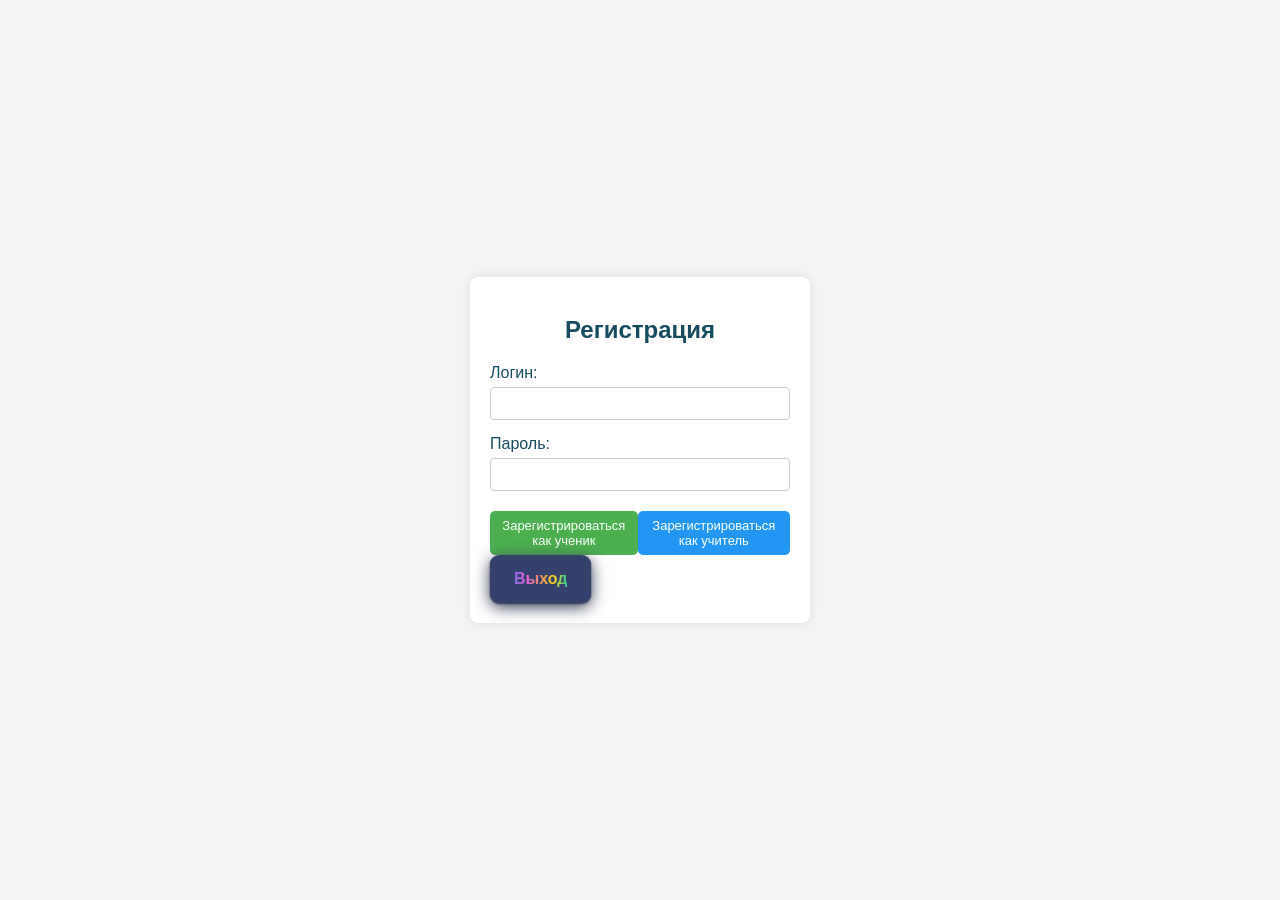
<file: assets/index.html>
<!DOCTYPE html>
<html lang="ru">
<head>
    <meta charset="UTF-8">
    <meta name="viewport" content="width=device-width, initial-scale=1.0">
    <title>Авторизация</title>
    <style>
        body {
            font-family: Arial, sans-serif;
            background-color: #f4f4f4;
            margin: 0;
            padding: 0;
            display: flex;
            justify-content: center;
            align-items: center;
            height: 100vh;
        }

        .Fond {
            color: rgb(21, 76, 95)
        }

        .login-container {
            background-color: #fff;
            padding: 20px;
            border-radius: 8px;
            box-shadow: 0 0 10px rgba(0, 0, 0, 0.1);
            width: 300px;
        }

        h2 {
            text-align: center;
            margin-bottom: 20px;
        }

        .form-group {
            margin-bottom: 15px;
        }

        label {
            display: block;
            margin-bottom: 5px;
        }

        input[type="text"],
        input[type="password"],
        select {
            width: 100%;
            padding: 8px;
            box-sizing: border-box;
            border: 1px solid #ccc;
            border-radius: 4px;
        }

        .button-group {
            display: flex;
            justify-content: space-between;
            margin-top: 20px;
        }

        button {
            padding: 7px 7px;
            border: none;
            border-radius: 5px;
            cursor: pointer;
            font-size: 13px;
        }

        .student-btn {
            background-color: #4CAF50;
            color: white;
        }

        .teacher-btn {
            background-color: #2196F3;
            color: white;
        }

        .Regis-btn {
            font-size: 16px;
            font-weight: 700;
            color: #ff7576;
            background-color: #35416d;
            border: none;
            outline: none;
            cursor: pointer;
            padding: 12px 24px;
            position: relative;
            line-height: 24px;
            border-radius: 9px;
            box-shadow: 0px 1px 2px #333b58,
                0px 4px 16px #363c55;
            transform-style: preserve-3d;
            transform: scale(var(--s, 1)) perspective(600px) rotateX(var(--rx, 0deg)) rotateY(var(--ry, 0deg));
            perspective: 600px;
            transition: transform 0.1s;
        }

        .rainbow-hover:active {
            transition: 0.3s;
            transform: scale(0.93);
        }

        .error-message {
            color: red;
            text-align: center;
            margin-top: 10px;
        }

        .no-underline {
            text-decoration: none;
            background: linear-gradient(90deg,
                #866ee7,
                #ea60da,
                #ed8f57,
                #fbd41d,
                #2cca91);
            -webkit-background-clip: text;
            -webkit-text-fill-color: transparent;
            background-clip: text;
            display: block;
        }
    </style>
</head>

<body class="Fond">
    <div class="login-container">
        <h2>Регистрация</h2>
        <form method="post" action="Registr.php">

            <div class="form-group">
                <label for="login">Логин:</label>
                <input type="text" id="login" name="login" value="" required>
            </div>

            <div class="form-group">
                <label for="password">Пароль:</label>
                <input type="password" id="password" name="password" required>
            </div>

            <!-- Выпадающий список выбора класса (только для ученика) -->
            <div class="form-group" id="class-selection" style="display: none;">
                <label for="class_id">Класс:</label>
                <select id="class_id" name="class_id">
                    <option value="">-- Выберите класс --</option>
            <option value="1">1 класс</option>
            <option value="2">2 класс</option>
            <option value="3">3 класс</option>
            <option value="4">4 класс</option>
            <option value="5">5 класс</option>
            <option value="6">6 класс</option>
            <option value="7">7 класс</option>
            <option value="8">8 класс</option>
            <option value="9">9 класс</option>
            <option value="10">10 класс</option>
            <option value="11">11 класс</option>
                </select>
            </div>

            <div class="button-group">
                <button type="submit" name="login_Reubctr_student" class="student-btn" onclick="showClassSelection()">Зарегистрироваться как ученик</button>
                <button type="submit" name="login_Reubctr_teacher" class="teacher-btn">Зарегистрироваться как учитель</button>
            </div>

            <div class="nav-bar">
                <button name="login_as_regist" class="Regis-btn">
                    <a href="http://26.12.235.253/15/your_project_folder/login.php" class="no-underline">
                        Выход
                    </a>
                </button>
            </div>
        </form>
    </div>

    <script>
        function showClassSelection() {
            document.getElementById('class-selection').style.display = 'block';
        }
    </script>
</body>
</html>
</file>
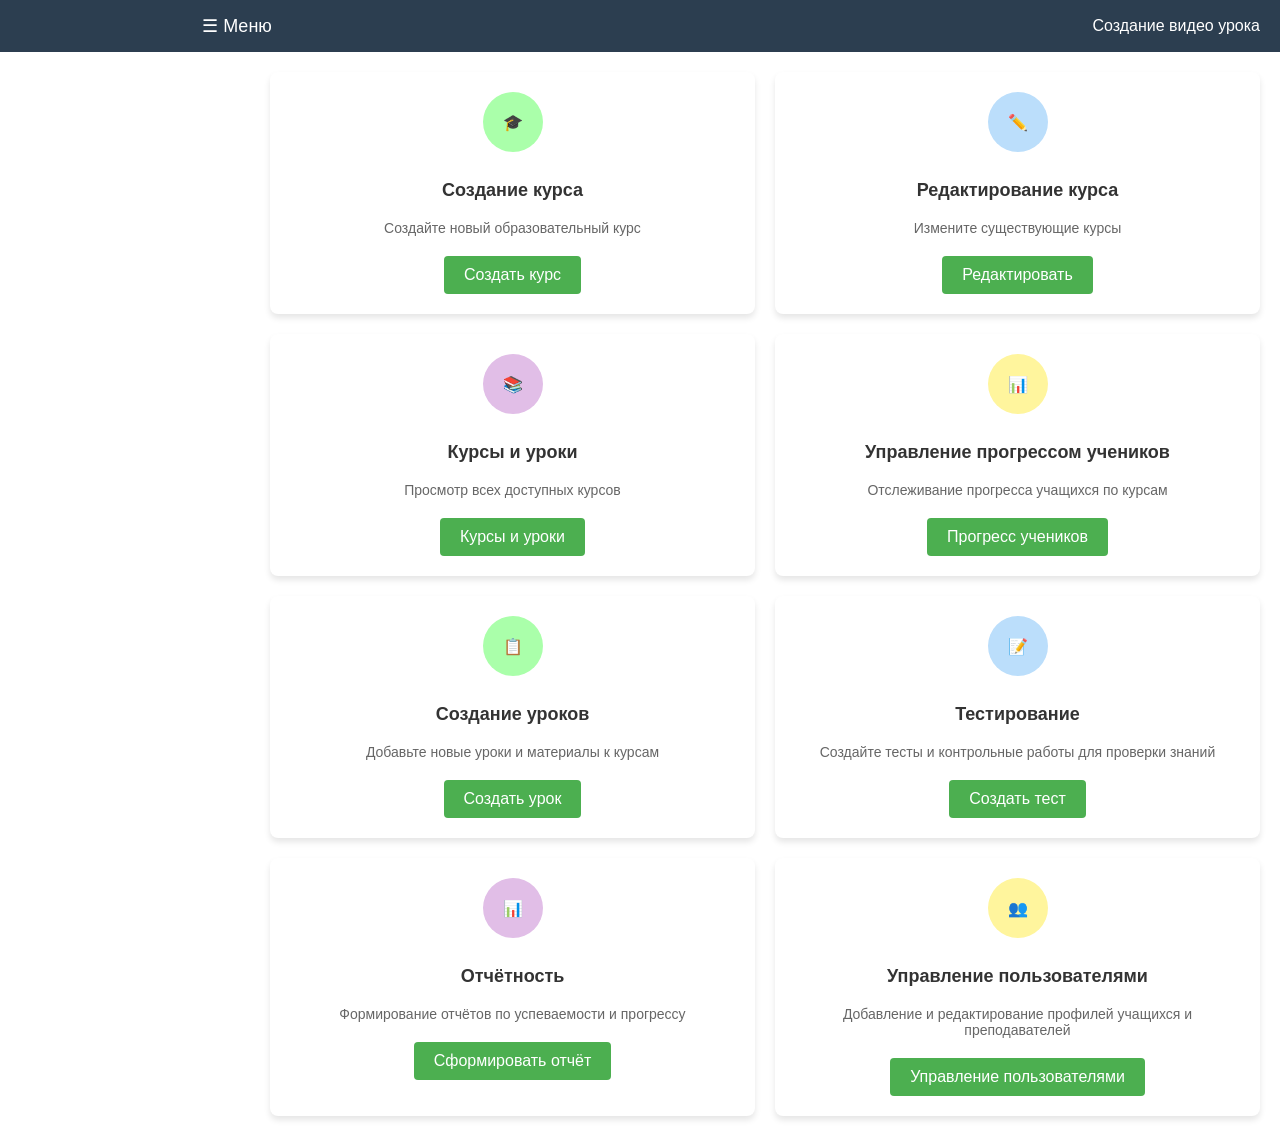
<file: assets/asset_2.html>
<!DOCTYPE html>
<html lang="ru">
<head>
    <meta charset="UTF-8">
    <title>Интерактивная образовательная платформа</title>
    <style>
        body {
            font-family: Arial, sans-serif;
            background: url("[data-uri]") repeat;
            margin: 0;
            padding: 0;
        }

        /* Стили навигационной панели */
        .nav-bar {
            background-color: #2c3e50;
            color: white;
            padding: 10px 20px;
            display: flex;
            justify-content: space-between;
            align-items: center;
        }
        .nav-bar button {
            background: none;
            border: none;
            color: white;
            font-size: 18px;
            cursor: pointer;
        }

        /* Стили боковой панели */
        .sidebar {
            height: 100vh;
            width: 250px;
            position: fixed;
            z-index: 1000;
            top: 0;
            left: 0;
            background-color: #34495e;
            overflow-x: hidden;
            transition: 0.5s;
            padding-top: 15px;
        }
        .sidebar.closed {
            transform: translateX(-250px);
        }
        .sidebar a {
            padding: 15px 25px;
            text-decoration: none;
            font-size: 16px;
            color: #ecf0f1;
            display: block;
            transition: 0.3s;
        }
        .sidebar a:hover {
            background-color: #4a637a;
        }
        .sidebar .closebtn {
            position: absolute;
            top: 10px;
            right: 25px;
            font-size: 36px;
            cursor: pointer;
            color: #ecf0f1;
        }
        .openbtn {
            font-size: 22px;
            cursor: pointer;
            background: none;
            border: none;
            color: white;
            padding: 5px 10px;
            transition: 0.3s;
            width: 35%;
        }
        .openbtn:hover {
            background-color: #34495e;
        }

        /* Стили карточек */
        .container {
            display: grid;
            grid-template-columns: repeat(2, 1fr);
            gap: 20px;
            padding: 20px;
            margin-left: 250px; /* Отступ для боковой панели */
        }
        .card {
            background-color: white;
            border-radius: 8px;
            padding: 20px;
            box-shadow: 0 4px 6px rgba(0, 0, 0, 0.1);
            text-align: center;
            display: flex;
            flex-direction: column;
            align-items: center;
        }
        .card-icon {
            width: 60px;
            height: 60px;
            background-color: #d1e9ff;
            border-radius: 50%;
            display: flex;
            justify-content: center;
            align-items: center;
            margin-bottom: 10px;
        }
        .card-title {
            font-size: 18px;
            font-weight: bold;
            color: #333;
            margin-bottom: 5px;
        }
        .card-desc {
            color: #666;
            font-size: 14px;
            text-align: center;
            margin-bottom: 20px;
        }
        .card-btn {
            background-color: #4CAF50;
            color: white;
            padding: 10px 20px;
            border: none;
            border-radius: 4px;
            cursor: pointer;
            font-size: 16px;
            width: 100%;
        }
        .card-btn:hover {
            background-color: #45a049;
        }

        /* Дополнительные иконки для карточек */
        .green-icon { background-color: #aaffaa; }
        .blue-icon { background-color: #bbdefb; }
        .purple-icon { background-color: #e1bee7; }
        .yellow-icon { background-color: #fff59d; }
    </style>
</head>
<body>
    <!-- Боковая панель -->
    <div id="mySidebar" class="sidebar closed">
        <a href="javascript:void(0)" class="closebtn" id="closeBtn">×</a>
        <a href="/teacher/asset_srt.php">Главная</a>
        <a href="/teacher/UrokiPlus.php">Уроки</a>
        <a href="/teacher/ProgressSt.php">Прогресс</a>
        <a href="/teacher/report_settings.php">Отчёты</a>
        <hr style="border-color: #4a637a; margin: 10px 20px;">
        <a href="/login.php" class="Regis-btn">Выход</a>
    </div>

    <!-- Верхняя панель навигации -->
    <div class="nav-bar">
        <button class="openbtn" id="openBtn">☰ Меню</button>
        <span>Создание видео урока</span>
    </div>

    <!-- Основной контент с карточками -->
    <div class="container">
        <div class="card">
            <div class="card-icon green-icon">🎓</div>
            <h3 class="card-title">Создание курса</h3>
            <p class="card-desc">Создайте новый образовательный курс</p>
            <a href="/teacher/create_course.php">
                <button type="button" class="card-btn">Создать курс</button>
            </a>
        </div>

        <div class="card">
            <div class="card-icon blue-icon">✏️</div>
            <h3 class="card-title">Редактирование курса</h3>
            <p class="card-desc">Измените существующие курсы</p>
            <a href="/teacher/Redakt_Kurs.php">
                <button type="button" class="card-btn">Редактировать</button>
            </a>
        </div>

        <div class="card">
            <div class="card-icon purple-icon">📚</div>
            <h3 class="card-title">Курсы и уроки</h3>
            <p class="card-desc">Просмотр всех доступных курсов</p>
            <a href="/teacher/UrokiPlus.php">
                <button type="button" class="card-btn">Курсы и уроки</button>
            </a>
        </div>

        <div class="card">
            <div class="card-icon yellow-icon">📊</div>
            <h3 class="card-title">Управление прогрессом учеников</h3>
            <p class="card-desc">Отслеживание прогресса учащихся по курсам</p>
            <a href="/teacher/ProgressSt.php">
                <button type="button" class="card-btn">Прогресс учеников</button>
            </a>
        </div>

        <div class="card">
            <div class="card-icon green-icon">📋</div>
            <h3 class="card-title">Создание уроков</h3>
            <p class="card-desc">Добавьте новые уроки и материалы к курсам</p>
            <a href="/teacher/create_lesson.php">
                <button type="button" class="card-btn">Создать урок</button>
            </a>
        </div>

        <div class="card">
            <div class="card-icon blue-icon">📝</div>
            <h3 class="card-title">Тестирование</h3>
            <p class="card-desc">Создайте тесты и контрольные работы для проверки знаний</p>
            <a href="/teacher/create_test.php">
                <button type="button" class="card-btn">Создать тест</button>
            </a>
        </div>

        <div class="card">
            <div class="card-icon purple-icon">📊</div>
            <h3 class="card-title">Отчётность</h3>
            <p class="card-desc">Формирование отчётов по успеваемости и прогрессу</p>
            <a href="/teacher/report_settings.php">
                <button type="button" class="card-btn">Сформировать отчёт</button>
            </a>
        </div>

        <div class="card">
            <div class="card-icon yellow-icon">👥</div>
            <h3 class="card-title">Управление пользователями</h3>
            <p class="card-desc">Добавление и редактирование профилей учащихся и преподавателей</p>
            <a href="/teacher/manage_users.php">
                <button type="button" class="card-btn">Управление пользователями</button>
            </a>
        </div>
    </div>

    <script>
        // JavaScript для управления боковой панелью
        document.getElementById('openBtn').addEventListener('click', function() {
            document.getElementById('mySidebar').classList.remove('closed');
        });

        document.getElementById('closeBtn').addEventListener('click', function() {
            document.getElementById('mySidebar').classList.add('closed');
        });

        // Закрытие боковой панели при клике вне её области
        document.addEventListener('click', function(event) {
            const sidebar = document.getElementById('mySidebar');
            const openBtn = document.getElementById('openBtn');

            if (!sidebar.contains(event.target) &&
                !openBtn.contains(event.target) &&
                !sidebar.classList.contains('closed')) {
                sidebar.classList.add('closed');
            }
        });
    </script>
</body>
</html>
</file>
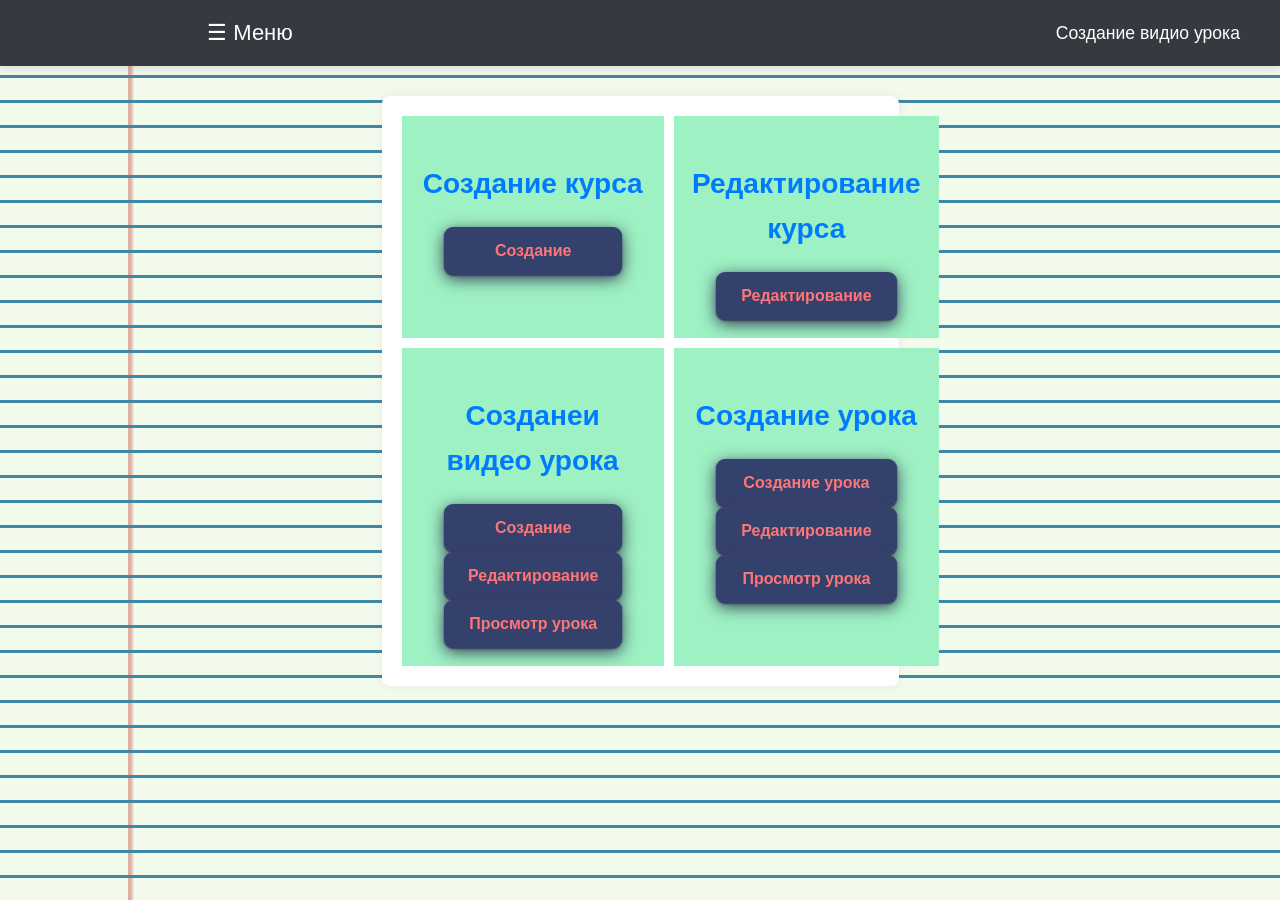
<file: assets/asset_srt.html>
<!DOCTYPE html>
<html lang="ru">

<head>

    <meta charset="UTF-8">
    <title>Редактирование ФИО пользователя</title>
    <link rel="stylesheet" href="../css/style.css">
</head>




<head>
    <meta charset="UTF-8">
    <title>Редактирование ФИО пользователя</title>
     <header>
        <div class="nav-bar">
            <!-- Кнопка для открытия Sidebar -->
            <button class="openbtn" id="openBtn">☰ Меню</button>
            <span>Создание видио урока</span>
        </div>
    </header>
        <div id="mySidebar" class="sidebar closed">
        <!-- Кнопка закрытия (крестик) -->
        <a href="javascript:void(0)" class="closebtn" id="closeBtn">×</a>
        
        <a href="#">Главная</a>
        <a href="#">Справочники</a>
        <a href="#">Учет операций</a>
        <a href="#">Отчеты</a>
        <hr style="border-color: #4a637a; margin: 10px 20px;">
        
        <!-- Кнопка выхода -->
        <button name="login_as_regist" class="Regis-btn">
            <a href="http://localhost/15/your_project_folder/teacher/reposts_Html.php" class="no-underline">
                Выход
            </a>
        </button>
    </div>
    <script>
        const sidebar = document.getElementById("mySidebar");
        const openBtn = document.getElementById("openBtn");
        const closeBtn = document.getElementById("closeBtn");

        function openNav() {
            sidebar.classList.remove("closed");
        }

        function closeNav() {
            sidebar.classList.add("closed");
        }

        openBtn.addEventListener('click', openNav);
        closeBtn.addEventListener('click', closeNav);
    </script>

    <style>
        main {
            background-color: #fff;
            padding: 20px;
            border-radius: 8px;
            box-shadow: 0 0 10px rgba(0, 0, 0, 0.1);
            max-width: 300px;
            min-width: 300px;
        }

        h1 {
            text-align: center;
            margin-bottom: 20px;
        }

        .form-group {
            margin-bottom: 15px;
        }

        label {
            display: block;
            margin-bottom: 5px;
        }

        input[type="text"],
        textarea {
            width: 100%;
            padding: 8px;
            box-sizing: border-box;
            border: 1px solid #ccc;
            border-radius: 4px;
        }

        .btn {
            display: block;
            width: 100%;
            padding: 10px;
            margin-bottom: 10px;
            border: none;
            border-radius: 4px;
            background-color: #4CAF50;
            color: white;
            cursor: pointer;
            font-size: 16px;
        }

        .btn:hover {
            background-color: #45a049;
        }

        .error-message {
            color: red;
            text-align: center;
            margin-top: 10px;
        }

        .success-message {
            color: green;
            text-align: center;
            margin-top: 10px;
        }

        .Regis-btn {
            font-size: 16px;
            font-weight: bold;
            color: #ff7576;
            background-color: #35416d;
            border: none;
            outline: none;
            cursor: pointer;
            padding: 12px 24px;
            position: relative;
            line-height: 24px;
            border-radius: 9px;
            box-shadow: 0px 1px 2px #333b58, 0px 4px 16px #363c55;
            transform-style: preserve-3d;
            transform: scale(var(--s, 1)) perspective(600px) rotateX(var(--rx, 0deg)) rotateY(var(--ry, 0deg));
            perspective: 600px;
            transition: transform 0.1s;
        }

        .Regis-btn:hover {
            --s: 1.05;
        }

        .Regis-btn:active {
            transform: translateY(2px);
        }

        .no-underline {
            text-decoration: none;
            background: linear-gradient(90deg, #866ee7, #ea60da, #ed8f57, #fbd41d, #2cca91);
            -webkit-background-clip: text;
            -webkit-text-fill-color: transparent;
            background-clip: text;
            display: inline-block;
        }

        .rainbow-hover:active {
            transition: 0.3s;
            transform: scale(0.93);
        }

        .container1 {
            width: auto;
            height: auto;
            display: grid;
            grid-template-columns: repeat(2, 1fr);
            gap: 10px;
        }

        .box {
            background-color: rgb(157, 241, 195);
            padding: 18px;
            text-align: center;
            font-size: 24px;
        }

        .ma {
            background-color: #fff;
            padding: 20px;
            border-radius: 8px;
            box-shadow: 0 0 10px rgba(116, 86, 86, 0.1);
            max-width: 477px;
            min-width: 300px;
            height: auto;

        }
        .sidebar {
            height: 100vh;
            width: 250px;
            position: fixed;
            z-index: 1000;
            top: 0;
            left: 0;
            background-color: #34495e;
            overflow-x: hidden;
            transition: 0.5s;
            padding-top: 15px;
        }

        /* Закрытость Sidebar на небольших экранах */
        .sidebar.closed {
            transform: translateX(-250px);
        }

        .sidebar a {
            padding: 15px 25px;
            text-decoration: none;
            font-size: 16px;
            color: #ecf0f1;
            display: block;
            transition: 0.3s;
        }

        .sidebar a:hover {
            background-color: #4a637a;
        }

        /* Крестик закрытия Sidebar */
        .sidebar .closebtn {
            position: absolute;
            top: 10px;
            right: 25px;
            font-size: 36px;
            cursor: pointer;
            color: #ecf0f1;
            line-height: 30px;
        }
        .openbtn {
            font-size: 22px;
            cursor: pointer;
            background: none;
            border: none;
            color: white;
            padding: 5px 10px;
            transition: 0.3s;
            width: 35%;
        }

        .openbtn:hover {
            background-color: #34495e;
        }

    </style>
</head>

<body class="container">
    <div class=>
        <main class="ma">
            <div class="container1">
                <div class="box">
                    <h3>
                        Создание курса
                    </h3>
                    <a>
                         <button type="submit" class="Regis-btn">
                        Создание
                    </button>
                    </a>
                   

                </div>
                <div class="box">
                    <h3>
                        Редактирование курса
                    </h3>
                    <a>
                        <button type="submit" class="Regis-btn">
                        Редактирование
                    </button>
                    </a>
                    
                </div>
                <div class="box"><h3>
                        Созданеи видео урока
                    </h3>
                    <a>  <button type="submit" class="Regis-btn">
                        Создание
                    </button>
                        
                    </a>
                    <a>
                        <button type="submit" class="Regis-btn">
                        Редактирование
                    </button>
                    </a>
                    <a>
                        <button type="submit" class="Regis-btn">
                        Просмотр урока
                    </button>
                    </a>
                </div>
                <div class="box"><h3>
                        Создание урока
                    </h3>
                    <a>
                        <button type="submit" class="Regis-btn">
                        Создание урока
                    </button>
                    </a>
                    <a>
                         <button type="submit" class="Regis-btn">
                        Редактирование
                    </button>
                    </a>
                    <a>
                        <button type="submit" class="Regis-btn">
                        Просмотр урока
                    </button>
                    </a>
                </div>
            </div>
        </main>
    </div>
</body>

</html>

</html>
</file>
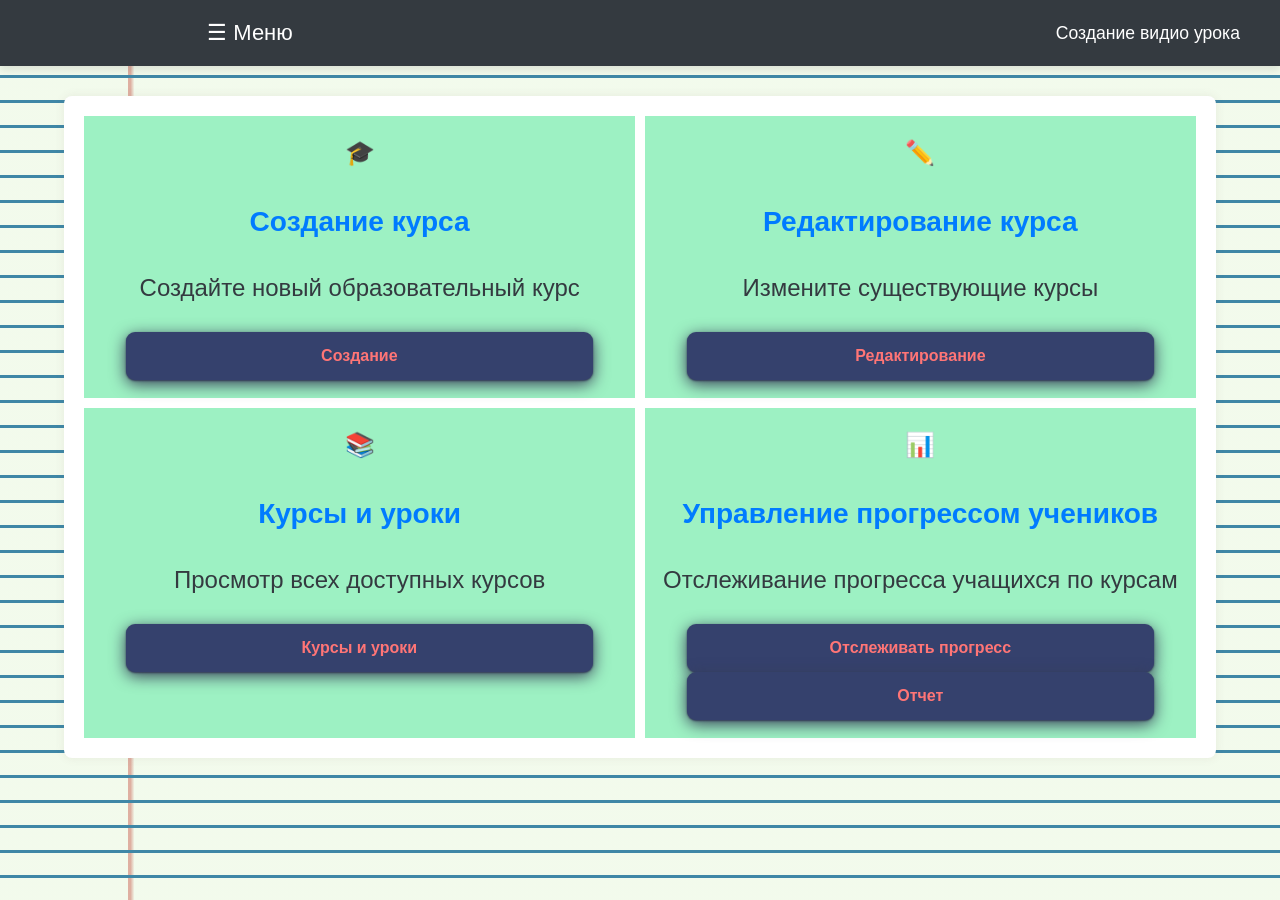
<file: teacher/asset_srt.html>
<!DOCTYPE html>
<html lang="ru">

<head>

    <meta charset="UTF-8">
    <title>Редактирование ФИО пользователя</title>
    <link rel="stylesheet" href="../css/style.css">
</head>


<head>
    <meta charset="UTF-8">
    <title>Редактирование ФИО пользователя</title>
     <header>
        <div class="nav-bar">
            <!-- Кнопка для открытия Sidebar -->
            <button class="openbtn" id="openBtn">☰ Меню</button>
            <span>Создание видио урока</span>
        </div>
    </header>
        <div id="mySidebar" class="sidebar closed">
        <!-- Кнопка закрытия (крестик) -->
        <a href="javascript:void(0)" class="closebtn" id="closeBtn">×</a>
        
        <a href="http://localhost/переделанная/15/your_project_folder/teacher/asset_srt.html">Главная</a>
        <a href="http://localhost/переделанная/15/your_project_folder/teacher/UrokiPlus.php">Уроки</a>
        <a href="http://localhost/переделанная/15/your_project_folder/teacher/ProgressSt.php">прогресс</a>
        <a href="http://localhost/переделанная/15/your_project_folder/teacher/report_settings.php">Отчеты</a>
        <hr style="border-color: #4a637a; margin: 10px 20px;">
        
        <!-- Кнопка выхода -->
        <button name="login_as_regist" class="Regis-btn">
            <a href="http://localhost/переделанная/15/your_project_folder/login.php" class="no-underline">
                Выход
            </a>
        </button>
    </div>
    <script>
        const sidebar = document.getElementById("mySidebar");
        const openBtn = document.getElementById("openBtn");
        const closeBtn = document.getElementById("closeBtn");

        function openNav() {
            sidebar.classList.remove("closed");
        }

        function closeNav() {
            sidebar.classList.add("closed");
        }

        openBtn.addEventListener('click', openNav);
        closeBtn.addEventListener('click', closeNav);
    </script>

    <style>
        main {
            background-color: #fff;
            padding: 20px;
            border-radius: 8px;
            box-shadow: 0 0 10px rgba(0, 0, 0, 0.1);
            max-width: 300px;
            min-width: 300px;
        }

        h1 {
            text-align: center;
            margin-bottom: 20px;
        }

        .form-group {
            margin-bottom: 15px;
        }

        label {
            display: block;
            margin-bottom: 5px;
        }

        input[type="text"],
        textarea {
            width: 100%;
            padding: 8px;
            box-sizing: border-box;
            border: 1px solid #ccc;
            border-radius: 4px;
        }

        .btn {
            display: block;
            width: 100%;
            padding: 10px;
            margin-bottom: 10px;
            border: none;
            border-radius: 4px;
            background-color: #4CAF50;
            color: white;
            cursor: pointer;
            font-size: 16px;
        }

        .btn:hover {
            background-color: #45a049;
        }

        .error-message {
            color: red;
            text-align: center;
            margin-top: 10px;
        }

        .success-message {
            color: green;
            text-align: center;
            margin-top: 10px;
        }

        .Regis-btn {
            font-size: 16px;
            font-weight: bold;
            color: #ff7576;
            background-color: #35416d;
            border: none;
            outline: none;
            cursor: pointer;
            padding: 12px 24px;
            position: relative;
            line-height: 24px;
            border-radius: 9px;
            box-shadow: 0px 1px 2px #333b58, 0px 4px 16px #363c55;
            transform-style: preserve-3d;
            transform: scale(var(--s, 1)) perspective(600px) rotateX(var(--rx, 0deg)) rotateY(var(--ry, 0deg));
            perspective: 600px;
            transition: transform 0.1s;
        }

        .Regis-btn:hover {
            --s: 1.05;
        }

        .Regis-btn:active {
            transform: translateY(2px);
        }

        .no-underline {
            text-decoration: none;
            background: linear-gradient(90deg, #866ee7, #ea60da, #ed8f57, #fbd41d, #2cca91);
            -webkit-background-clip: text;
            -webkit-text-fill-color: transparent;
            background-clip: text;
            display: inline-block;
        }

        .rainbow-hover:active {
            transition: 0.3s;
            transform: scale(0.93);
        }

        .container1 {
            width: auto;
            height: auto;
            display: grid;
            grid-template-columns: repeat(2, 1fr);
            gap: 10px;
        }

        .box {
            background-color: rgb(157, 241, 195);
            padding: 18px;
            text-align: center;
            font-size: 24px;
        }
        .box1 {
            background-color: rgb(157, 241, 195);
            padding: 18px;
            text-align: center;
            font-size: 24px;
            width: auto;
        }

        .ma {
            background-color: #fff;
            padding: 20px;
            border-radius: 8px;
            box-shadow: 0 0 10px rgba(116, 86, 86, 0.1);
            max-width: max-content;
            min-width: 300px;
            height: auto;

        }
        .sidebar {
            height: 100vh;
            width: 250px;
            position: fixed;
            z-index: 1000;
            top: 0;
            left: 0;
            background-color: #34495e;
            overflow-x: hidden;
            transition: 0.5s;
            padding-top: 15px;
        }

        /* Закрытость Sidebar на небольших экранах */
        .sidebar.closed {
            transform: translateX(-250px);
        }

        .sidebar a {
            padding: 15px 25px;
            text-decoration: none;
            font-size: 16px;
            color: #ecf0f1;
            display: block;
            transition: 0.3s;
        }

        .sidebar a:hover {
            background-color: #4a637a;
        }

        /* Крестик закрытия Sidebar */
        .sidebar .closebtn {
            position: absolute;
            top: 10px;
            right: 25px;
            font-size: 36px;
            cursor: pointer;
            color: #ecf0f1;
            line-height: 30px;
        }
        .openbtn {
            font-size: 22px;
            cursor: pointer;
            background: none;
            border: none;
            color: white;
            padding: 5px 10px;
            transition: 0.3s;
            width: 35%;
        }

        .openbtn:hover {
            background-color: #34495e;
        }

    </style>
</head>

<body class="container">
    <div class=>
        <main class="ma">
            <div class="container1">
                <div class="box">
                   <div class="card-icon green-icon">🎓</div>
            <h3 class="card-title">Создание курса</h3>
            <p class="card-desc">Создайте новый образовательный курс</p>
                    <a href="http://localhost/переделанная/15/your_project_folder/teacher/create_course.php">
                         <button type="submit" class="Regis-btn">
                        Создание
                    </button>
                    </a>
                   

                </div>
                <div class="box">
                    <div class="card-icon blue-icon">✏️</div>
            <h3 class="card-title">Редактирование курса</h3>
            <p class="card-desc">Измените существующие курсы</p>
                    <a href="http://localhost/переделанная/15/your_project_folder/teacher/Redakt_Kurs.php">
                        <button type="submit" class="Regis-btn">
                        Редактирование
                    </button>
                    </a>
                    
                </div>
                <div class="box1">
                    <div class="card-icon purple-icon">📚</div>
            <h3 class="card-title">Курсы и уроки</h3>
            <p class="card-desc">Просмотр всех доступных курсов</p>
                    <a href="http://localhost/переделанная/15/your_project_folder/teacher/UrokiPlus.php">  <button type="submit" class="Regis-btn">
                        Курсы и уроки
                    </button>
                        
                    </a>
                    
                </div>
                <div class="box">
              <div class="card-icon yellow-icon">📊</div>
            <h3 class="card-title">Управление прогрессом учеников</h3>
            <p class="card-desc">Отслеживание прогресса учащихся по курсам</p>
                <a href="http://localhost/переделанная/15/your_project_folder/teacher/ProgressSt.php"> 
                 <button type="submit" class="Regis-btn">Отслеживать прогресс</button>
</a>
                 
                 <a href="http://localhost/переделанная/15/your_project_folder/teacher/report_settings.php">
                 <button type="submit" class="Regis-btn">Отчет</button>
                </a>

                </div>
            
            </div>
        </main>
    </div>
</body>

</html>

</html>
</file>
<file: css/style.css>
/* --- Общие стили --- */
body {
    font-family: 'Segoe UI', Tahoma, Geneva, Verdana, sans-serif;
    background-color: #f8f9fa;
    /* Светло-серый фон */
    background: #ced4da;
    color: #343a40;
    /* Темно-серый текст */
    margin: 0;
    padding: 0;
    line-height: 1.6;
}

header {
    background-color: #343a40;
    /* Темно-синий заголовок */
    color: #ffffff;

    padding: 15px 30px;
    box-shadow: 0 4px 8px rgba(0, 0, 0, 0.1);
    position: sticky;
    /* Фиксированный заголовок */
    top: 0;
    z-index: 1000;
}

.nav-bar {
    display: flex;
    justify-content: space-between;
    align-items: center;
    max-width: 1200px;
    margin: 0 auto;
}

.nav-bar span {
    font-size: 1.1rem;
    font-weight: 500;
}

.nav-bar a {
    color: #dee2e6;
    /* Светло-серый цвет ссылок */
    text-decoration: none;
    padding: 8px 15px;
    border-radius: 5px;
    transition: background-color 0.3s ease, color 0.3s ease;
    margin-left: 15px;
}

.nav-bar a:hover {
    background-color: #3674b3;
    /* Чуть светлее фон при наведении */
    color: #ffffff;
}

main {
    padding: 30px;
    max-width: 1200px;
    margin: 30px auto;
    background-color: #ffffff;
    /* Белый фон для основного контента */
    border-radius: 10px;
    box-shadow: 0 6px 12px rgba(0, 0, 0, 0.08);
}

h1,
h2,
h3,
h4 {
    color: #007bff;
    /* Яркий синий заголовок */
    margin-bottom: 20px;
    font-weight: 600;
}

/* --- Страница входа --- */
.login-container {
    max-width: 450px;
    margin: 100px auto;
    padding: 40px;
    background: #ffffff;
    border-radius: 12px;
    box-shadow: 0 10px 20px rgba(0, 0, 0, 0.15);
    text-align: center;
    border: 1px solid #e0e0e0;
}

.login-container h1 {
    color: #343a40;
    margin-bottom: 30px;
    font-size: 2rem;
}

.login-container form label {
    display: block;
    margin-top: 18px;
    text-align: left;
    font-weight: 600;
    color: #495057;
    font-size: 0.95rem;
}

.login-container form input[type="text"],
.login-container form input[type="password"] {
    width: 100%;
    padding: 15px;
    margin-top: 10px;
    border: 1px solid #ced4da;
    /* Светло-серый бордер */
    border-radius: 8px;
    box-sizing: border-box;
    font-size: 1.1rem;
    transition: border-color 0.2s ease, box-shadow 0.2s ease;
}

.login-container form input[type="text"]:focus,
.login-container form input[type="password"]:focus {
    border-color: #80bdff;
    box-shadow: 0 0 0 0.2rem rgba(0, 123, 255, 0.25);
    outline: none;
}

.login-container button {
    width: 100%;
    padding: 15px;
    background-color: #007bff;
    /* Ярко-синяя кнопка */
    color: white;
    border: none;
    border-radius: 8px;
    cursor: pointer;
    margin-top: 30px;
    font-size: 1.2rem;
    font-weight: 600;
    transition: background-color 0.3s ease, transform 0.2s ease;
}

.login-container button:hover {
    background-color: #0056b3;
    /* Темно-синий при наведении */
    transform: translateY(-2px);
}

.error {
    color: #dc3545;
    /* Красный текст ошибки */
    background-color: #f8d7da;
    /* Светло-красный фон */
    padding: 15px;
    border: 1px solid #f5c6cb;
    border-radius: 8px;
    margin-bottom: 25px;
    text-align: left;
    font-size: 0.95rem;
}

/* --- Карточки и секции --- */
.card {
    background: #ffffff;
    border: 1px solid #e0e0e0;
    padding: 30px;
    border-radius: 10px;
    box-shadow: 0 8px 16px rgba(0, 0, 0, 0.07);
    margin-bottom: 30px;
}

.form-section {
    border-left: 6px solid #28a745;
    
    /* Зеленый маркер для форм */
}

.card h3 {
    margin-top: 0;
    color: #28a745;
    /* Зеленый для заголовков секций */
    font-size: 1.7rem;
}

/* --- Кнопки --- */
.btn {
    display: inline-block;
    padding: 12px 22px;
    background-color: #007bff;
    color: white;
    text-decoration: none;
    border-radius: 6px;
    cursor: pointer;
    border: none;
    font-size: 1.05rem;
    font-weight: 500;
    transition: background-color 0.3s ease, transform 0.2s ease;
    margin-right: 15px;
    margin-bottom: 10px;
    /* Отступ для кнопок */
}

.btn:hover {
    background-color: #0056b3;
    transform: translateY(-1px);
}

.back-link {
    background-color: #6c757d;
    /* Серый цвет */
}

.back-link:hover {
    background-color: #5a6268;
}

.save-btn {
    background-color: #28a745;
    /* Зеленый для сохранения */
}

.save-btn:hover {
    background-color: #218838;
}

.view-btn {
    background-color: #ffc107;
    /* Желтый */
    color: #343a40;
}

.view-btn:hover {
    background-color: #e0a800;
    color: #343a40;
}

.no-underline {
    text-decoration: none;

}

/* --- Прогресс --- */
.progress-bar-container {
    width: 100%;
    background-color: #e9ecef;
    /* Очень светло-серый */
    border-radius: 12px;
    margin: 15px 0;
    overflow: hidden;
}

.progress-bar {
    height: 20px;
    background-color: #28a745;
    /* Зеленый прогресс */
    border-radius: 12px;
    transition: width 1s ease-in-out;
    text-align: center;
    color: white;
    line-height: 20px;
    font-size: 0.9rem;
    font-weight: 500;
}

.large .progress-bar {
    height: 30px;
    line-height: 30px;
    font-size: 1.1rem;
}

/* --- Списки уроков --- */
.lesson-list {
    list-style: none;
    padding: 0;
    margin-top: 20px;
}

.lesson-list li {
    display: flex;
    align-items: center;
    padding: 15px 0;
    border-bottom: 1px dashed #dee2e6;
}

.lesson-list li:last-child {
    border-bottom: none;
}

.lesson-title {
    flex-grow: 1;
    /* Занимает все доступное место */
    margin-right: 15px;
    font-weight: 500;
    font-size: 1.05rem;
}

.completed {
    color: #28a745;
    /* Зеленый */
    font-weight: bold;
    font-size: 0.9rem;
    margin-left: 15px;
}

.upcoming {
    color: #6c757d;
    /* Серый */
    font-size: 0.9rem;
    margin-left: 15px;
}

/* --- Таблицы Отчетов --- */
.grade-table {
    width: 100%;
    border-collapse: collapse;
    margin-top: 20px;
}

.grade-table th,
.grade-table td {
    border: 1px solid #dee2e6;
    padding: 15px;
    text-align: left;
}

.grade-table th {
    background-color: #e9ecef;
    font-weight: bold;
    color: #495057;
}

.grade-table input[type="number"] {
    width: 90px;
    padding: 10px;
    border: 1px solid #ced4da;
    border-radius: 5px;
    font-size: 1rem;
}

/* --- Разное --- */
.actions {
    white-space: nowrap;
}

.rainbow-hover {
    font-size: 16px;
    font-weight: 700;
    color: #ff7576;
    background-color: #2B3044;
    border: none;
    outline: none;
    cursor: pointer;
    padding: 12px 24px;
    position: relative;
    line-height: 24px;
    border-radius: 9px;
    box-shadow: 0px 1px 2px #2B3044,
        0px 4px 16px #2B3044;
    transform-style: preserve-3d;
    transform: scale(var(--s, 1)) perspective(600px) rotateX(var(--rx, 0deg)) rotateY(var(--ry, 0deg));
    perspective: 600px;
    transition: transform 0.1s;
}

.sp {
    background: #c2bae6;
        
    -webkit-background-clip: text;
    -webkit-text-fill-color: transparent;
    background-clip: text;
    text-decoration-color: transparent;
    display: block;
}

.rainbow-hover:active {
    transition: 0.3s;
    transform: scale(0.93);
}

.card {
    background-color: #fff;
    padding: 20px;
    border-radius: 8px;
    box-shadow: 0 0 10px rgba(0, 0, 0, 0.1);
    width: 1000px;
}

.form-section h3 {
    text-align: center;
    margin-bottom: 20px;
}

.form-section form {
    display: flex;
    flex-direction: column;
}

.form-section label {
    margin-bottom: 5px;
    font-weight: bold;
}

.form-section select,
.form-section input {
    padding: 8px;
    margin-bottom: 15px;
    border: 1px solid #ccc;
    border-radius: 4px;
}

.form-section button {
    padding: 10px;
    border: none;
    border-radius: 4px;
    background-color: #4CAF50;
    color: white;
    cursor: pointer;
    font-size: 16px;
}

.form-section button:hover {
    background-color: #45a049;
}

.error-message {
    color: red;
    text-align: center;
    margin-top: 10px;
}

.success-message {
    color: green;
    text-align: center;
    margin-top: 10px;
}

.report-form-container {
    display: none;
    /* Скрываем форму отчета по умолчанию */
    margin-top: 20px;
}

.report-table {
    width: 100%;
    border-collapse: collapse;
    margin-top: 20px;
}

.report-table th,
.report-table td {
    border: 1px solid #ddd;
    padding: 8px;
    text-align: left;
}

.report-table th {
    background-color: #f2f2f2;
}

.download-btn {
    margin-top: 20px;
    padding: 10px;
    border: none;
    border-radius: 4px;
    background-color: #2196F3;
    color: white;
    cursor: pointer;
    font-size: 16px;
}

.download-btn:hover {
    background-color: #0b7dda;
}

.show-report {
    display: block;
    /* Отображаем форму отчета если show_report_form = true */
}
.container {
  width: 100%;
  height: 100%;
  background: linear-gradient(#3f87a6 10%, #ebf8e1a2 10%),
    linear-gradient(to right, #ebf8e100 10%, #c73030 10% 10.2%, #ebf8e100 10.5%);
  background-size: 100% 25px, 100% 100%;
  background-repeat: repeat;
  /* Add your background pattern here */
}
 .sidebar {
            height: 100vh;
            width: 250px;
            position: fixed;
            z-index: 1000;
            top: 0;
            left: 0;
            background-color: #34495e;
            overflow-x: hidden;
            transition: 0.5s;
            padding-top: 15px;
        }

        /* Закрытость Sidebar на небольших экранах */
        .sidebar.closed {
            transform: translateX(-250px);
        }

        .sidebar a {
            padding: 15px 25px;
            text-decoration: none;
            font-size: 16px;
            color: #ecf0f1;
            display: block;
            transition: 0.3s;
        }

        .sidebar a:hover {
            background-color: #4a637a;
        }

        /* Крестик закрытия Sidebar */
        .sidebar .closebtn {
            position: absolute;
            top: 10px;
            right: 25px;
            font-size: 36px;
            cursor: pointer;
            color: #ecf0f1;
            line-height: 30px;
        }
        .add-lesson-btn {
    background-color: #2196F3 !important;
    color: white;
    padding: 8px 16px;
    text-decoration: none;
    border-radius: 4px;
    display: inline-block;
}

.edit-btn {
    margin-right: 10px;
}

.delete-btn {
    margin-left: 0;
}

.lesson-controls {
    display: flex;
    gap: 10px;
    align-items: center;
}

/* Стили для кнопок в списке уроков */
.lesson-item .btn {
    margin: 5px 0;
    width: auto;
}
/* Стили для Sidebar */
.sidebar {
    height: 100vh;
    width: 250px;
    position: fixed;
    z-index: 1000;
    top: 0;
    left: 0;
    background-color: #34495e;
    overflow-x: hidden;
    transition: 0.5s;
    padding-top: 15px;
}

/* Закрытость Sidebar на небольших экранах */
.sidebar.closed {
    transform: translateX(-250px);
}

.sidebar a {
    padding: 15px 25px;
    text-decoration: none;
    font-size: 16px;
    color: #ecf0f1;
    display: block;
    transition: 0.3s;
}

.sidebar a:hover {
    background-color: #4a637a;
}

/* Крестик закрытия Sidebar */
.sidebar .closebtn {
    position: absolute;
    top: 10px;
    right: 25px;
    font-size: 36px;
    cursor: pointer;
    color: #ecf0f1;
    line-height: 30px;
}

/* Кнопка открытия Sidebar */
.openbtn {
    font-size: 22px;
    cursor: pointer;
    background: none;
    border: none;
    color: white;
    padding: 5px 10px;
    transition: 0.3s;
}

.openbtn:hover {
    background-color: #34495e;
}

/* Стили для кнопки выхода */
.Regis-btn {
    font-size: 16px;
    font-weight: bold;
    color: #ff7576;
    background-color: #35416d;
    border: none;
    outline: none;
    cursor: pointer;
    padding: 12px 24px;
    position: relative;
    line-height: 24px;
    border-radius: 9px;
    box-shadow: 0px 1px 2px #333b58, 0px 4px 16px #363c55;
    transform-style: preserve-3d;
    transform: scale(var(--s, 1)) perspective(600px) rotateX(var(--rx, 0deg)) rotateY(var(--ry, 0deg));
    perspective: 600px;
    transition: transform 0.1s;
    width: calc(100% - 48px);
    margin: 0 24px;
}

.Regis-btn:hover {
    --s: 1.05;
}

.Regis-btn:active {
    transform: translateY(2px);
}

/* Стили для ссылок внутри кнопки выхода */
.no-underline {
    text-decoration: none;
    background: linear-gradient(90deg, #866ee7, #ea60da, #ed8f57, #fbd41d, #2cca91);
    -webkit-background-clip: text;
    -webkit-text-fill-color: transparent;
    background-clip: text;
    display: inline-block;
    width: 100%;
}
.search-container {
    margin: 20px 0;
    display: flex;
    gap: 10px;
}

#courseSearch {
    flex: 1;
    padding: 10px;
    border: 1px solid #ddd;
    border-radius: 4px;
    font-size: 16px;
}

#searchBtn {
    padding: 10px 20px;
    background: #007bff;
    color: white;
    border: none;
    border-radius: 4px;
    cursor: pointer;
    font-size: 16px;
}

#searchBtn:hover {
    background: #0056b3;
}

.search-results {
    background: white;
    border: 1px solid #ddd;
    border-radius: 4px;
    padding: 15px;
    max-height: 300px;
    overflow-y: auto;
}

.search-result-item {
    padding: 8px;
    cursor: pointer;
    border-bottom: 1px solid #eee;
}

.search-result-item:hover {
    background: #f8f9fa;
}

.search-result-item:last-child {
    border-bottom: none;
}
</file>
